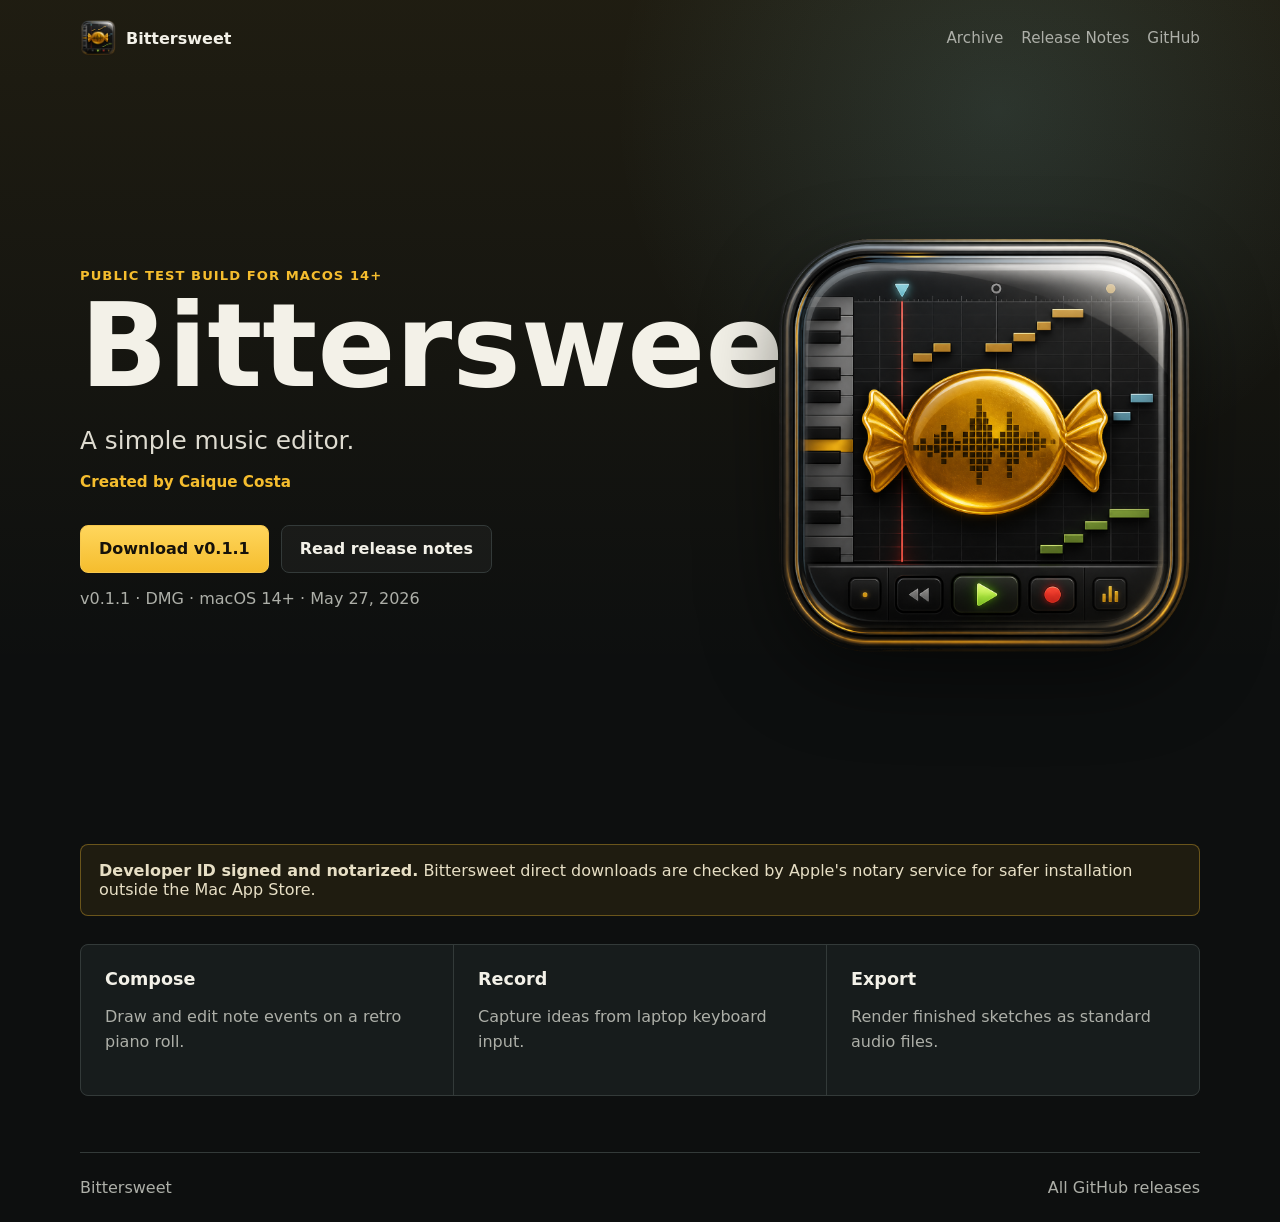
<file: index.html>
<!doctype html>
<html lang="en">
  <head>
    <meta charset="utf-8">
    <meta name="viewport" content="width=device-width, initial-scale=1">
    <title>Bittersweet</title>
    <meta name="description" content="Bittersweet is an 8-bit retro music workstation for macOS.">
    <link rel="icon" href="assets/bittersweet-icon.png">
    <link rel="stylesheet" href="assets/styles.css">
  </head>
  <body data-page="home">
    <header class="site-header">
      <a class="brand" href="./" aria-label="Bittersweet home">
        <img src="assets/bittersweet-icon.png" alt="">
        <span>Bittersweet</span>
      </a>
      <nav aria-label="Primary navigation">
        <a href="archive.html">Archive</a>
        <a href="release-notes.html">Release Notes</a>
        <a href="https://github.com/CaiqueCosta/bittersweet_page/releases">GitHub</a>
      </nav>
    </header>

    <main>
      <section class="hero">
        <div class="hero-copy">
          <p class="eyebrow">Public test build for macOS 14+</p>
          <h1>Bittersweet</h1>
          <p class="lede">A simple music editor.</p>
          <p class="byline">Created by Caique Costa</p>
          <div class="actions">
            <a class="button primary" data-latest-download href="#" aria-disabled="true">Download coming soon</a>
            <a class="button secondary" href="release-notes.html">Read release notes</a>
          </div>
          <p class="release-line" data-latest-summary>Checking for the latest release...</p>
        </div>
        <div class="hero-art" aria-hidden="true">
          <img src="assets/bittersweet-icon.png" alt="">
        </div>
      </section>

      <section class="notice">
        <strong>Developer ID signed and notarized.</strong>
        Bittersweet direct downloads are checked by Apple's notary service for
        safer installation outside the Mac App Store.
      </section>

      <section class="feature-band" aria-label="Highlights">
        <div>
          <h2>Compose</h2>
          <p>Draw and edit note events on a retro piano roll.</p>
        </div>
        <div>
          <h2>Record</h2>
          <p>Capture ideas from laptop keyboard input.</p>
        </div>
        <div>
          <h2>Export</h2>
          <p>Render finished sketches as standard audio files.</p>
        </div>
      </section>
    </main>

    <footer class="site-footer">
      <span>Bittersweet</span>
      <a href="https://github.com/CaiqueCosta/bittersweet_page/releases">All GitHub releases</a>
    </footer>

    <script src="assets/site.js"></script>
  </body>
</html>
</file>
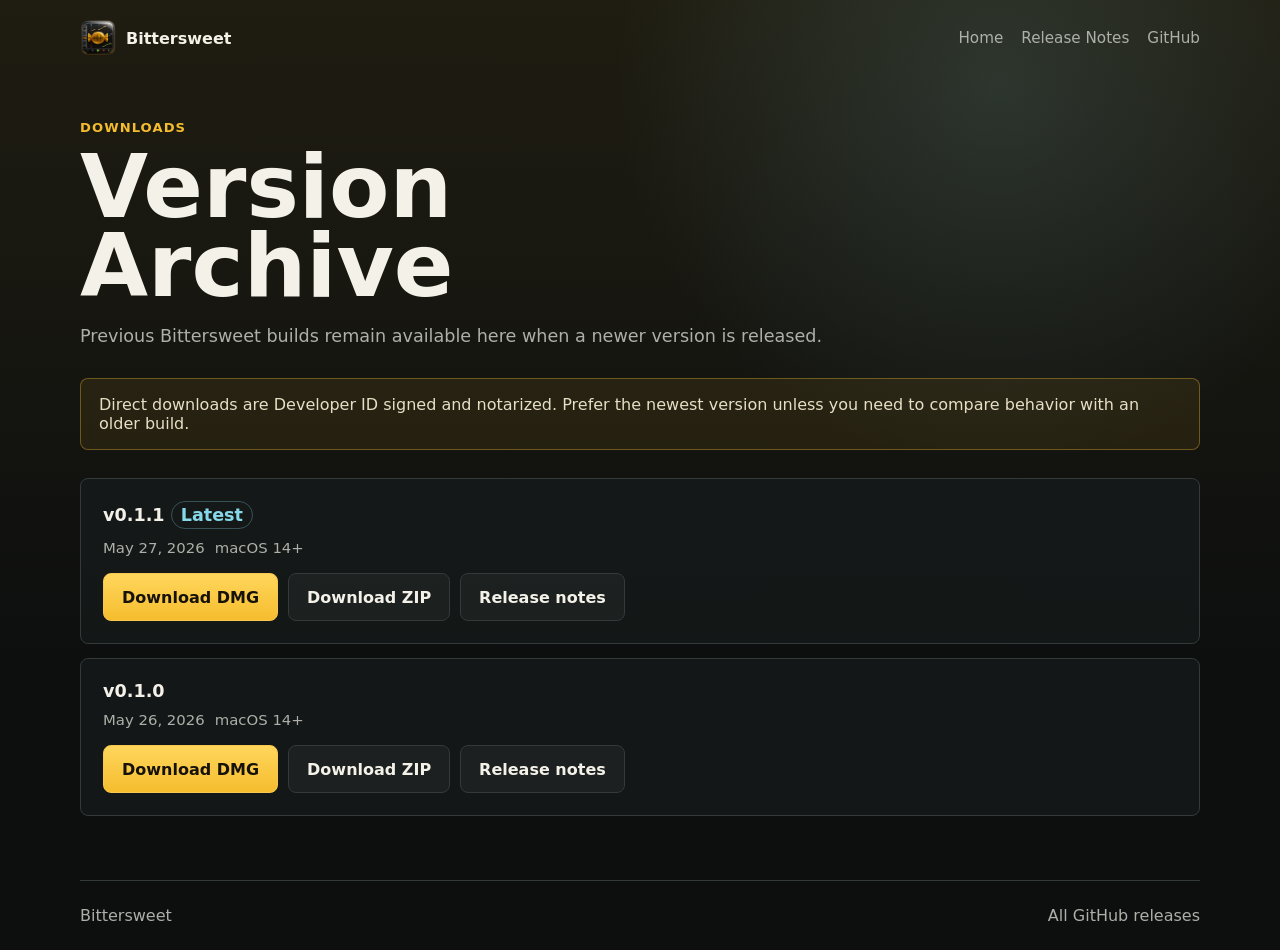
<file: archive.html>
<!doctype html>
<html lang="en">
  <head>
    <meta charset="utf-8">
    <meta name="viewport" content="width=device-width, initial-scale=1">
    <title>Bittersweet Archive</title>
    <meta name="description" content="Download previous Bittersweet releases.">
    <link rel="icon" href="assets/bittersweet-icon.png">
    <link rel="stylesheet" href="assets/styles.css">
  </head>
  <body data-page="archive">
    <header class="site-header">
      <a class="brand" href="./" aria-label="Bittersweet home">
        <img src="assets/bittersweet-icon.png" alt="">
        <span>Bittersweet</span>
      </a>
      <nav aria-label="Primary navigation">
        <a href="./">Home</a>
        <a href="release-notes.html">Release Notes</a>
        <a href="https://github.com/CaiqueCosta/bittersweet_page/releases">GitHub</a>
      </nav>
    </header>

    <main class="page-shell">
      <div class="page-heading">
        <p class="eyebrow">Downloads</p>
        <h1>Version Archive</h1>
        <p>Previous Bittersweet builds remain available here when a newer version is released.</p>
      </div>

      <section class="notice">
        Direct downloads are Developer ID signed and notarized. Prefer the
        newest version unless you need to compare behavior with an older build.
      </section>

      <section class="release-list" data-archive-list aria-live="polite">
        <p class="muted">Loading releases...</p>
      </section>
    </main>

    <footer class="site-footer">
      <span>Bittersweet</span>
      <a href="https://github.com/CaiqueCosta/bittersweet_page/releases">All GitHub releases</a>
    </footer>

    <script src="assets/site.js"></script>
  </body>
</html>
</file>
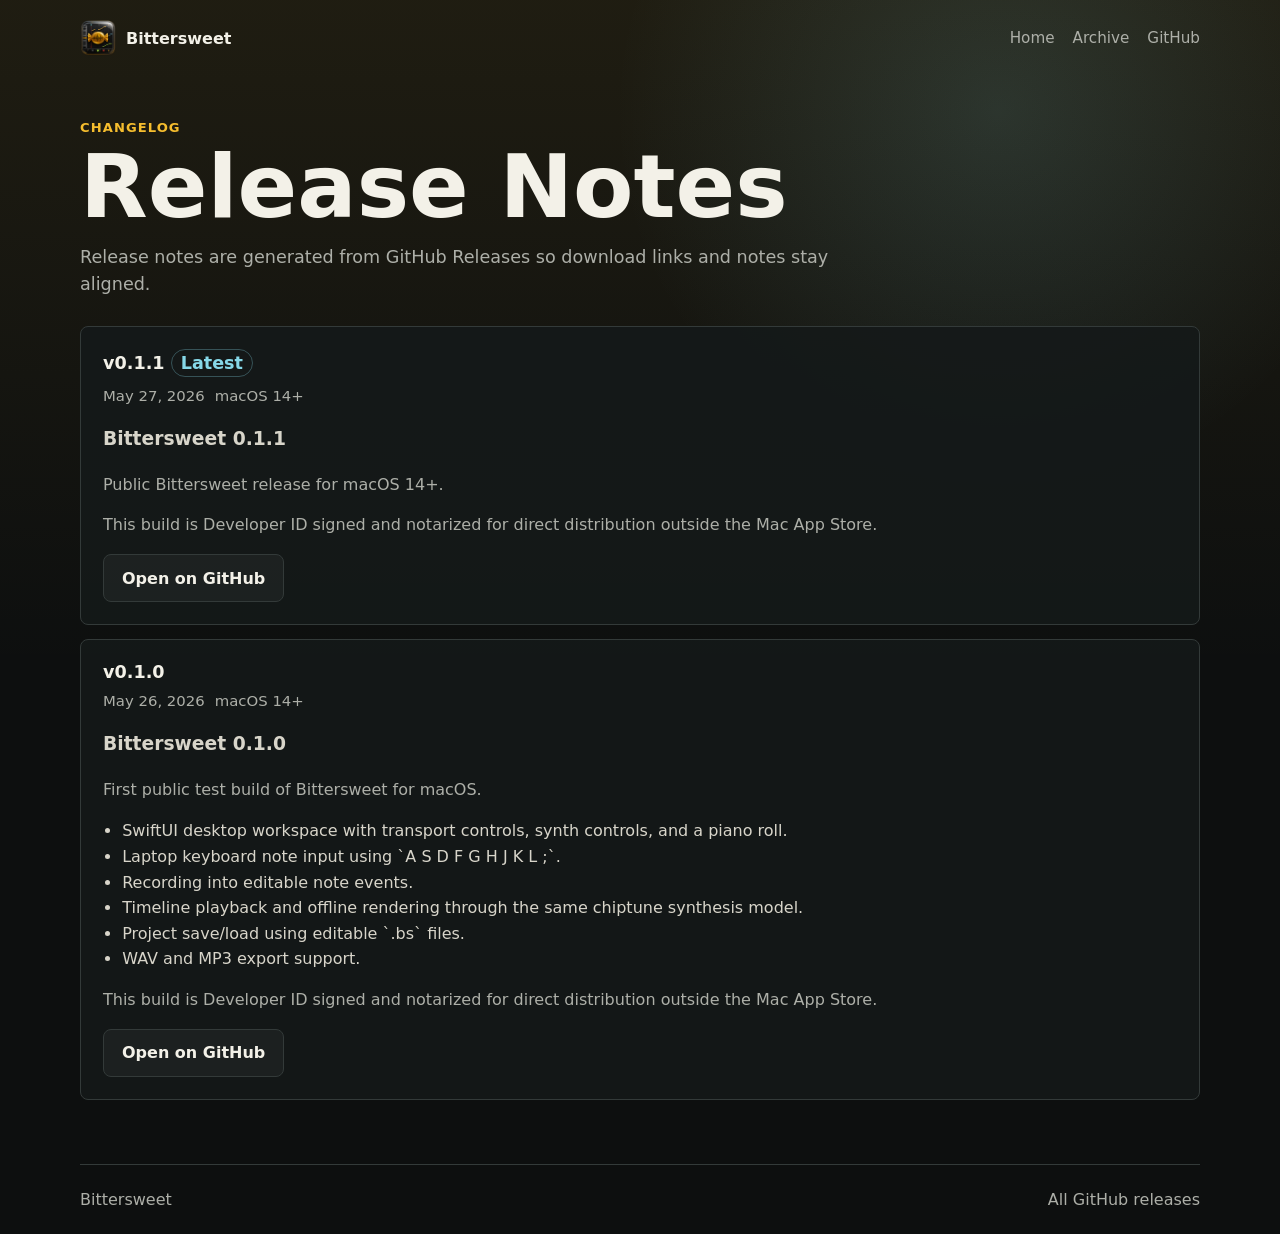
<file: release-notes.html>
<!doctype html>
<html lang="en">
  <head>
    <meta charset="utf-8">
    <meta name="viewport" content="width=device-width, initial-scale=1">
    <title>Bittersweet Release Notes</title>
    <meta name="description" content="Read Bittersweet release notes.">
    <link rel="icon" href="assets/bittersweet-icon.png">
    <link rel="stylesheet" href="assets/styles.css">
  </head>
  <body data-page="release-notes">
    <header class="site-header">
      <a class="brand" href="./" aria-label="Bittersweet home">
        <img src="assets/bittersweet-icon.png" alt="">
        <span>Bittersweet</span>
      </a>
      <nav aria-label="Primary navigation">
        <a href="./">Home</a>
        <a href="archive.html">Archive</a>
        <a href="https://github.com/CaiqueCosta/bittersweet_page/releases">GitHub</a>
      </nav>
    </header>

    <main class="page-shell">
      <div class="page-heading">
        <p class="eyebrow">Changelog</p>
        <h1>Release Notes</h1>
        <p>Release notes are generated from GitHub Releases so download links and notes stay aligned.</p>
      </div>

      <section class="notes-list" data-release-notes-list aria-live="polite">
        <p class="muted">Loading release notes...</p>
      </section>
    </main>

    <footer class="site-footer">
      <span>Bittersweet</span>
      <a href="https://github.com/CaiqueCosta/bittersweet_page/releases">All GitHub releases</a>
    </footer>

    <script src="assets/site.js"></script>
  </body>
</html>
</file>
<file: assets/styles.css>
:root {
  color-scheme: dark;
  --bg: #0d0f0f;
  --panel: #151919;
  --panel-2: #1e2424;
  --line: #333a39;
  --text: #f3f1e8;
  --muted: #adafa8;
  --gold: #f5bd2e;
  --gold-2: #9c7b1e;
  --cyan: #86d8e8;
  --red: #f05b43;
  --green: #9bd94b;
  font-family: Inter, ui-sans-serif, system-ui, -apple-system, BlinkMacSystemFont, "Segoe UI", sans-serif;
}

* {
  box-sizing: border-box;
}

body {
  min-width: 320px;
  margin: 0;
  color: var(--text);
  background:
    linear-gradient(180deg, rgba(245, 189, 46, 0.08), transparent 42rem),
    radial-gradient(circle at 78% 9%, rgba(134, 216, 232, 0.14), transparent 24rem),
    var(--bg);
}

a {
  color: inherit;
}

.site-header,
.site-footer {
  width: min(1120px, calc(100% - 32px));
  margin: 0 auto;
  display: flex;
  align-items: center;
  justify-content: space-between;
  gap: 24px;
}

.site-header {
  min-height: 76px;
}

.brand {
  display: inline-flex;
  align-items: center;
  gap: 10px;
  color: var(--text);
  font-weight: 800;
  text-decoration: none;
  letter-spacing: 0;
}

.brand img {
  width: 36px;
  height: 36px;
}

nav {
  display: flex;
  align-items: center;
  gap: 18px;
  color: var(--muted);
  font-size: 0.95rem;
}

nav a,
.site-footer a {
  text-decoration: none;
}

nav a:hover,
.site-footer a:hover {
  color: var(--gold);
}

main {
  width: min(1120px, calc(100% - 32px));
  margin: 0 auto;
}

.hero {
  min-height: calc(100vh - 132px);
  display: grid;
  grid-template-columns: minmax(0, 1fr) minmax(280px, 430px);
  align-items: center;
  gap: clamp(32px, 6vw, 72px);
  padding: 36px 0 64px;
}

.eyebrow {
  margin: 0 0 12px;
  color: var(--gold);
  font-size: 0.82rem;
  font-weight: 800;
  letter-spacing: 0.08em;
  text-transform: uppercase;
}

h1,
h2 {
  margin: 0;
  letter-spacing: 0;
}

h1 {
  font-size: clamp(3.4rem, 9vw, 7.5rem);
  line-height: 0.9;
}

.page-heading h1 {
  font-size: clamp(2.7rem, 7vw, 5.5rem);
}

.lede {
  max-width: 640px;
  margin: 24px 0 0;
  color: #dedbd0;
  font-size: clamp(1.08rem, 2.2vw, 1.55rem);
  line-height: 1.45;
}

.byline {
  margin: 14px 0 0;
  color: var(--gold);
  font-size: 0.95rem;
  font-weight: 800;
}

.actions {
  display: flex;
  flex-wrap: wrap;
  gap: 12px;
  margin: 34px 0 0;
}

.button {
  min-height: 48px;
  display: inline-flex;
  align-items: center;
  justify-content: center;
  padding: 0 18px;
  border: 1px solid var(--line);
  border-radius: 8px;
  font-weight: 800;
  text-decoration: none;
}

.button.primary {
  border-color: #f7c84d;
  color: #16120a;
  background: linear-gradient(180deg, #ffd65c, var(--gold));
}

.button.secondary {
  color: var(--text);
  background: rgba(255, 255, 255, 0.04);
}

.button[aria-disabled="true"] {
  pointer-events: none;
  color: #c8c2ac;
  border-color: #51482d;
  background: #242118;
}

.release-line,
.muted {
  color: var(--muted);
}

.hero-art {
  display: grid;
  place-items: center;
}

.hero-art img {
  width: min(100%, 430px);
  height: auto;
  filter: drop-shadow(0 26px 38px rgba(0, 0, 0, 0.5));
}

.notice {
  margin: 0 0 28px;
  padding: 16px 18px;
  border: 1px solid rgba(245, 189, 46, 0.35);
  border-radius: 8px;
  color: #e7dfc5;
  background: rgba(245, 189, 46, 0.08);
}

.feature-band {
  display: grid;
  grid-template-columns: repeat(3, minmax(0, 1fr));
  gap: 1px;
  overflow: hidden;
  margin: 0 0 56px;
  border: 1px solid var(--line);
  border-radius: 8px;
  background: var(--line);
}

.feature-band div,
.release-item,
.note-item {
  background: rgba(21, 25, 25, 0.9);
}

.feature-band div {
  padding: 24px;
}

.feature-band h2,
.release-item h2,
.note-item h2 {
  font-size: 1.1rem;
}

.feature-band p,
.release-item p,
.note-item p {
  color: var(--muted);
  line-height: 1.55;
}

.page-shell {
  padding: 44px 0 64px;
}

.page-heading {
  max-width: 760px;
  margin-bottom: 28px;
}

.page-heading p:not(.eyebrow) {
  color: var(--muted);
  font-size: 1.1rem;
  line-height: 1.55;
}

.release-list,
.notes-list {
  display: grid;
  gap: 14px;
}

.release-item,
.note-item {
  padding: 22px;
  border: 1px solid var(--line);
  border-radius: 8px;
}

.release-meta {
  display: flex;
  flex-wrap: wrap;
  gap: 10px;
  margin: 10px 0 16px;
  color: var(--muted);
  font-size: 0.93rem;
}

.release-actions {
  display: flex;
  flex-wrap: wrap;
  gap: 10px;
}

.pill {
  display: inline-flex;
  align-items: center;
  min-height: 28px;
  padding: 0 9px;
  border: 1px solid rgba(134, 216, 232, 0.3);
  border-radius: 999px;
  color: var(--cyan);
}

.note-body {
  margin-top: 16px;
  color: #d8d5ca;
  line-height: 1.6;
}

.note-body ul {
  padding-left: 1.2rem;
}

.site-footer {
  min-height: 70px;
  border-top: 1px solid var(--line);
  color: var(--muted);
}

@media (max-width: 760px) {
  .site-header,
  .site-footer {
    align-items: flex-start;
    flex-direction: column;
    justify-content: center;
    padding: 16px 0;
  }

  nav {
    flex-wrap: wrap;
  }

  .hero {
    min-height: auto;
    grid-template-columns: 1fr;
    padding-top: 22px;
  }

  .hero-art {
    order: -1;
  }

  .hero-art img {
    width: min(78vw, 330px);
  }

  .feature-band {
    grid-template-columns: 1fr;
  }
}
</file>
